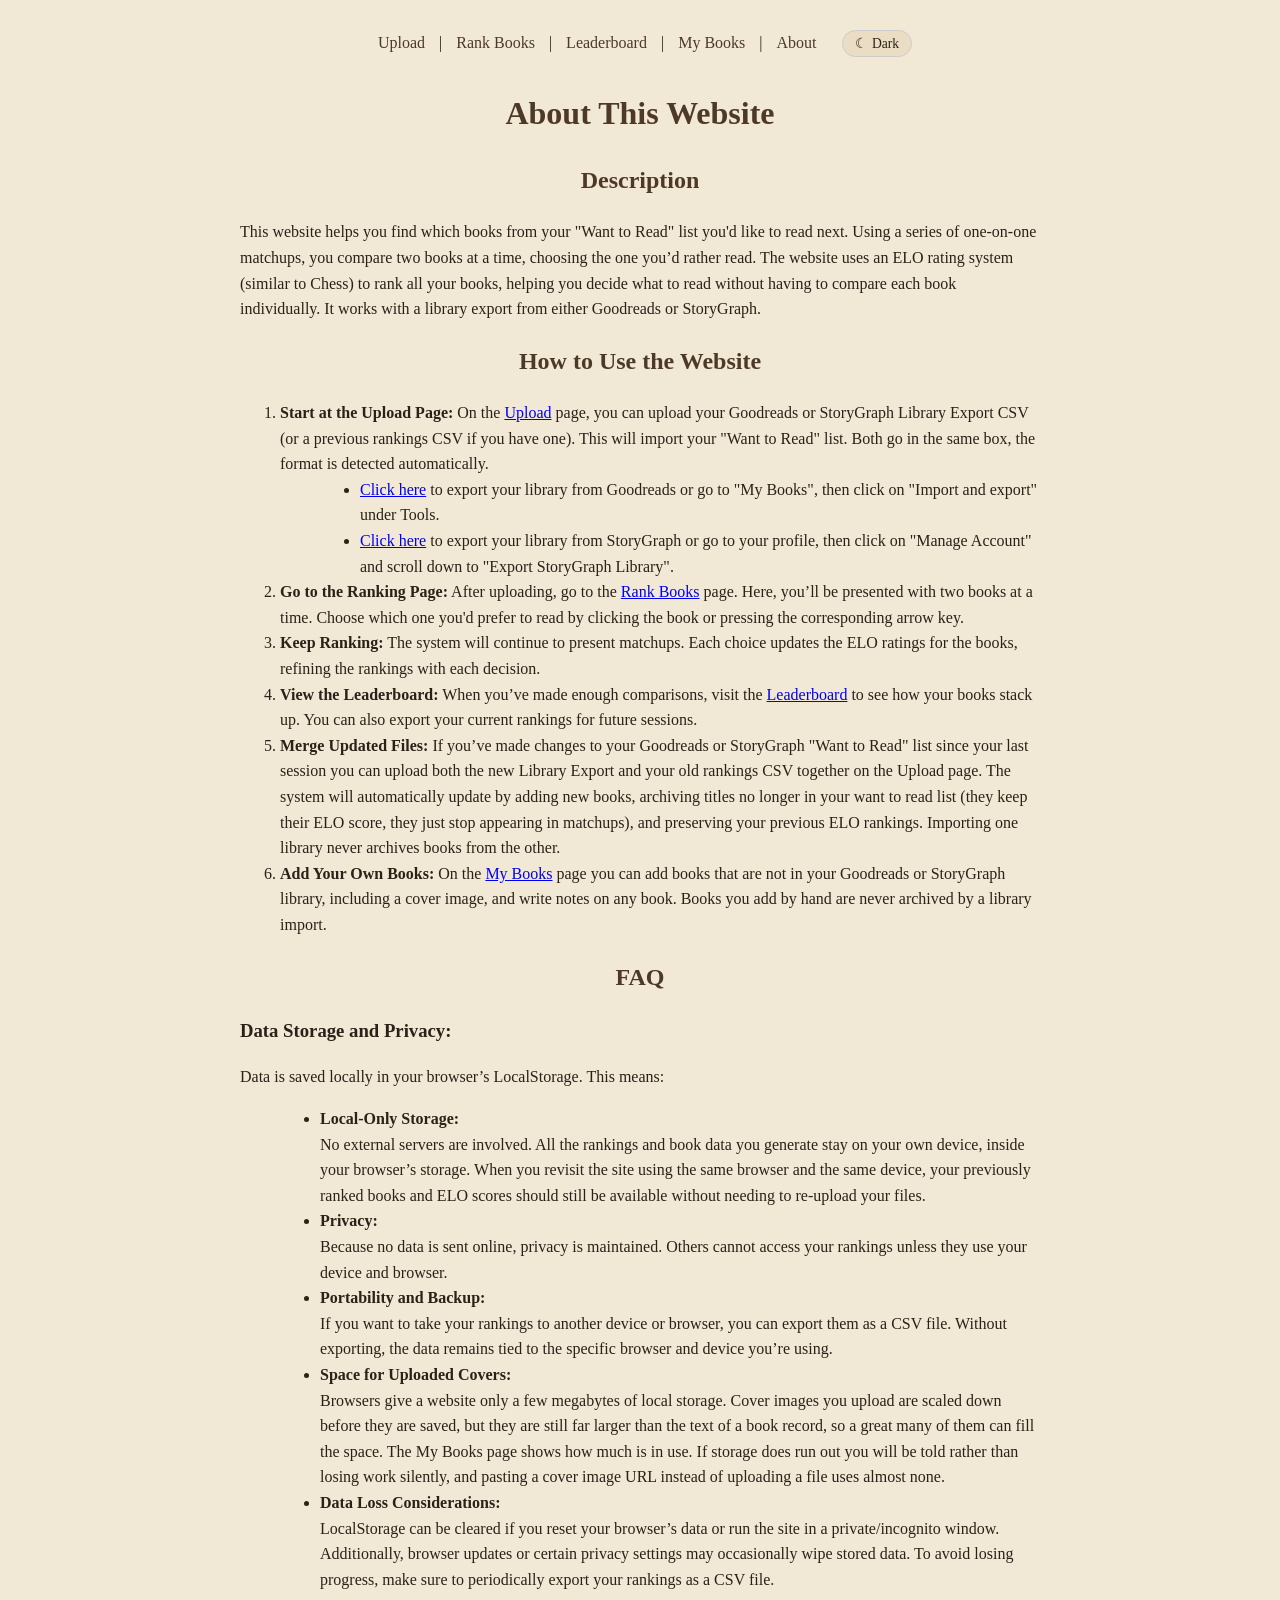
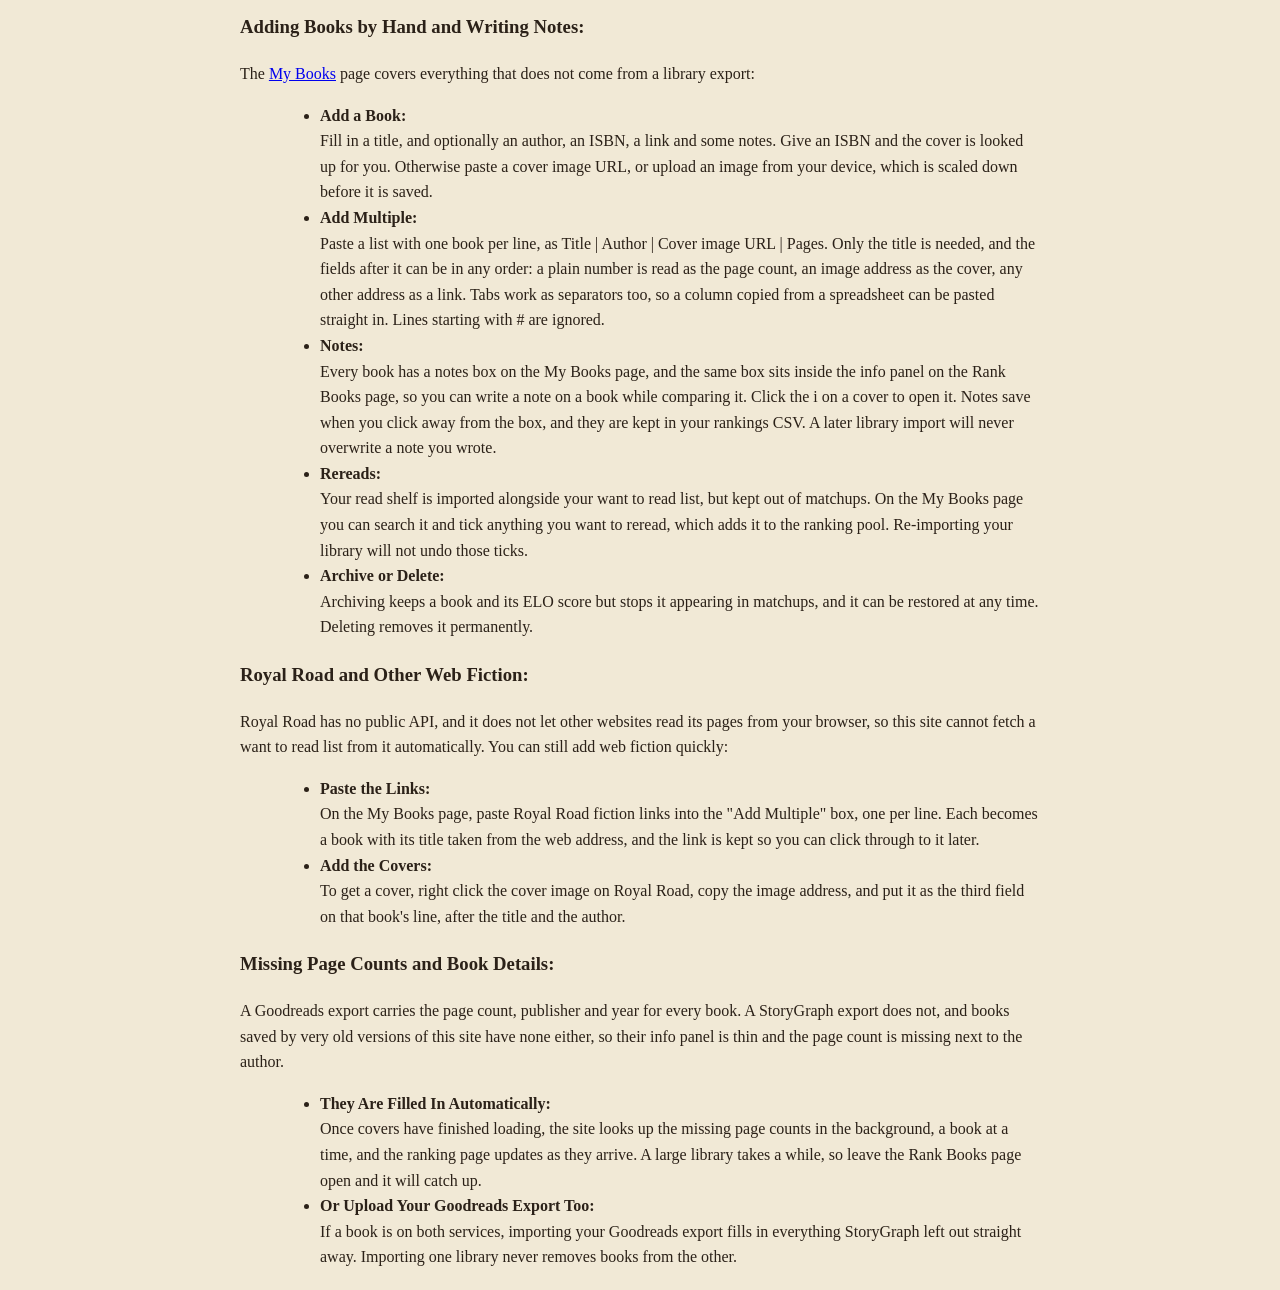
<file: about.html>
<!DOCTYPE html>
<html lang="en">

<head>
    <meta charset="UTF-8">
    <meta name="viewport" content="width=device-width, initial-scale=1.0">
    <title>To-Read ELO Ranker - About</title>
    <link rel="stylesheet" href="css/styles.css">
    <!-- Applies the saved theme before first paint, so there is no flash -->
    <script src="js/theme.js"></script>
    <style>
        body {
            max-width: 800px;
            line-height: 1.6;
        }

        h1,
        h2 {
            text-align: center;
        }

        section {
            margin-bottom: 20px;
        }

        ul {
            list-style-type: disc;
            margin-left: 40px;
        }
    </style>
</head>

<body>
    <nav style="text-align:center;">
        <a href="index.html">Upload</a> |
        <a href="ranking.html">Rank Books</a> |
        <a href="leaderboard.html">Leaderboard</a> |
        <a href="books.html">My Books</a> |
        <a href="about.html">About</a>
        <button type="button" class="theme-toggle">☾ Dark</button>
    </nav>

    <h1>About This Website</h1>

    <section>
        <h2>Description</h2>
        <p>
            This website helps you find which books from your "Want to Read" list you'd like to read next.
            Using a series of one-on-one matchups, you compare two books at a time, choosing the one you’d rather read.
            The website uses an ELO rating system (similar to Chess) to rank all your books, helping you decide what to
            read without having to compare each book individually.
            It works with a library export from either Goodreads or StoryGraph.
        </p>
    </section>

    <section>
        <h2>How to Use the Website</h2>
        <ol>
            <li><strong>Start at the Upload Page:</strong> On the <a href="index.html">Upload</a> page,
                you can upload your Goodreads or StoryGraph Library Export CSV (or a previous rankings CSV if you
                have one). This will import your "Want to Read" list. Both go in the same box, the format is detected
                automatically.
                <ul>
                    <li><a href="https://www.goodreads.com/review/import">Click here</a> to export your library from
                        Goodreads or go to "My Books", then click on "Import and export" under Tools.</li>
                    <li><a href="https://app.thestorygraph.com/user-export">Click here</a> to export your library from
                        StoryGraph or go to your profile, then click on "Manage Account" and scroll down to "Export
                        StoryGraph Library".</li>
                </ul>
            </li>
            <li><strong>Go to the Ranking Page:</strong> After uploading, go to the <a href="ranking.html">Rank
                    Books</a> page.
                Here, you’ll be presented with two books at a time. Choose which one you'd prefer to read by clicking
                the book or
                pressing the corresponding arrow key.</li>
            <li><strong>Keep Ranking:</strong> The system will continue to present matchups. Each choice updates the ELO
                ratings
                for the books, refining the rankings with each decision.</li>
            <li><strong>View the Leaderboard:</strong> When you’ve made enough comparisons, visit the <a
                    href="leaderboard.html">Leaderboard</a>
                to see how your books stack up. You can also export your current rankings for future sessions.</li>
            <li><strong>Merge Updated Files:</strong> If you’ve made changes to your Goodreads or StoryGraph "Want to
                Read" list since your last session you can
                upload both the new Library Export and your old rankings CSV together on the Upload page.
                The system will automatically update by adding new books, archiving titles no longer in your want to read
                list (they keep their ELO score, they just stop appearing in matchups), and preserving your previous ELO
                rankings. Importing one library never archives books from the other.</li>
            <li><strong>Add Your Own Books:</strong> On the <a href="books.html">My Books</a> page you can add books
                that are not in your Goodreads or StoryGraph library, including a cover image, and write notes on any
                book. Books you add by hand are never archived by a library import.</li>
        </ol>
    </section>

    <section>
        <h2>FAQ</h2>
        <section id="faq-storage-privacy">
            <h3>Data Storage and Privacy:</h3>
            <p>
                Data is saved locally in your browser’s LocalStorage. This means:
            </p>
            <ul>
                <li><strong>Local-Only Storage:</strong><br>
                    No external servers are involved. All the rankings and book data you generate stay on your own
                    device, inside your browser’s storage.
                    When you revisit the site using the same browser and the same device, your previously ranked books
                    and ELO scores should still be
                    available without needing to re-upload your files.
                </li>
                <li><strong>Privacy:</strong><br>
                    Because no data is sent online, privacy is maintained. Others cannot access your rankings unless
                    they use your device and browser.
                </li>
                <li><strong>Portability and Backup:</strong><br>
                    If you want to take your rankings to another device or browser, you can export them as a CSV file.
                    Without exporting, the data remains
                    tied to the specific browser and device you’re using.
                </li>
                <li><strong>Space for Uploaded Covers:</strong><br>
                    Browsers give a website only a few megabytes of local storage. Cover images you upload are scaled
                    down before they are saved, but they are still far larger than the text of a book record, so a great
                    many of them can fill the space. The My Books page shows how much is in use. If storage does run
                    out you will be told rather than losing work silently, and pasting a cover image URL instead of
                    uploading a file uses almost none.
                </li>
                <li><strong>Data Loss Considerations:</strong><br>
                    LocalStorage can be cleared if you reset your browser’s data or run the site in a private/incognito
                    window. Additionally, browser updates
                    or certain privacy settings may occasionally wipe stored data. To avoid losing progress, make sure
                    to periodically export your rankings
                    as a CSV file.
                </li>
            </ul>
        </section>

        <section id="faq-my-books">
            <h3>Adding Books by Hand and Writing Notes:</h3>
            <p>
                The <a href="books.html">My Books</a> page covers everything that does not come from a library export:
            </p>
            <ul>
                <li><strong>Add a Book:</strong><br>
                    Fill in a title, and optionally an author, an ISBN, a link and some notes. Give an ISBN and the
                    cover is looked up for you. Otherwise paste a cover image URL, or upload an image from your device,
                    which is scaled down before it is saved.
                </li>
                <li><strong>Add Multiple:</strong><br>
                    Paste a list with one book per line, as Title | Author | Cover image URL | Pages. Only the title is
                    needed, and the fields after it can be in any order: a plain number is read as the page count, an
                    image address as the cover, any other address as a link. Tabs work as separators too, so a column
                    copied from a spreadsheet can be pasted straight in. Lines starting with # are ignored.
                </li>
                <li><strong>Notes:</strong><br>
                    Every book has a notes box on the My Books page, and the same box sits inside the info panel on the
                    Rank Books page, so you can write a note on a book while comparing it. Click the i on a cover to
                    open it. Notes save when you click away from the box, and they are kept in your rankings CSV. A
                    later library import will never overwrite a note you wrote.
                </li>
                <li><strong>Rereads:</strong><br>
                    Your read shelf is imported alongside your want to read list, but kept out of matchups. On the My
                    Books page you can search it and tick anything you want to reread, which adds it to the
                    ranking pool. Re-importing your library will not undo those ticks.
                </li>
                <li><strong>Archive or Delete:</strong><br>
                    Archiving keeps a book and its ELO score but stops it appearing in matchups, and it can be restored
                    at any time. Deleting removes it permanently.
                </li>
            </ul>
        </section>

        <section id="faq-royal-road">
            <h3>Royal Road and Other Web Fiction:</h3>
            <p>
                Royal Road has no public API, and it does not let other websites read its pages from your browser, so
                this site cannot fetch a want to read list from it automatically. You can still add web fiction quickly:
            </p>
            <ul>
                <li><strong>Paste the Links:</strong><br>
                    On the My Books page, paste Royal Road fiction links into the "Add Multiple" box, one per line.
                    Each becomes a book with its title taken from the web address, and the link is kept so you can click
                    through to it later.
                </li>
                <li><strong>Add the Covers:</strong><br>
                    To get a cover, right click the cover image on Royal Road, copy the image address, and put it as the
                    third field on that book's line, after the title and the author.
                </li>
            </ul>
        </section>

        <section id="faq-missing-details">
            <h3>Missing Page Counts and Book Details:</h3>
            <p>
                A Goodreads export carries the page count, publisher and year for every book. A StoryGraph export does
                not, and books saved by very old versions of this site have none either, so their info panel is thin and
                the page count is missing next to the author.
            </p>
            <ul>
                <li><strong>They Are Filled In Automatically:</strong><br>
                    Once covers have finished loading, the site looks up the missing page counts in the background, a
                    book at a time, and the ranking page updates as they arrive. A large library takes a while, so
                    leave the Rank Books page open and it will catch up.
                </li>
                <li><strong>Or Upload Your Goodreads Export Too:</strong><br>
                    If a book is on both services, importing your Goodreads export fills in everything StoryGraph left
                    out straight away. Importing one library never removes books from the other.
                </li>
            </ul>
        </section>

    </section>
</body>

</html>
</file>
<file: css/styles.css>
/* To-Read ELO Ranker
   Every colour in the site is a token, so the dark theme is a swap of this
   one block. Light is the default; js/theme.js stamps data-theme="dark" on
   <html> before first paint. */

:root {
    --bg: #f1e9d6;
    --text: #2b2118;
    --heading: #4e3927;
    --muted: #664b33;
    --muted-soft: #666666;
    --link: #4e3927;
    --surface: #ebddc3;
    --border: #cccccc;

    --accent: #567749;
    --accent-hover: #3d6d3d;
    --accent-2: #6a9156;
    --accent-text: #ffffff;

    --btn-alt: #8b7150;
    --btn-alt-hover: #74614b;

    --highlight: #9fc48f;
    --track: #e0d8c8;

    --popup-bg: #ffffff;
    --popup-border: #c0b090;
    --popup-rule: #eeeeee;
    --popup-text: #333333;
    --popup-link-bg: #f4f1ea;
    --popup-link-bg-hover: #e9e4d8;
    --info-btn-bg: rgba(255, 255, 255, 0.9);
    --info-btn-bg-hover: #ffffff;

    --download: #4CAF50;
    --danger: #ff4444;
    --danger-text: #ffffff;

    --status-neutral: #333333;
    --status-ok: #1c7a1c;
    --status-error: #b32020;

    --switch-knob: #ffffff;
    --switch-off: #cccccc;
}

[data-theme="dark"] {
    --bg: #211a14;
    --text: #ece2d0;
    --heading: #e6d2ae;
    --muted: #c3a883;
    --muted-soft: #a5937b;
    --link: #e6d2ae;
    --surface: #362b21;
    --border: #4b3d2e;

    --accent: #6b9c5c;
    --accent-hover: #7cb06b;
    --accent-2: #8ab878;
    --accent-text: #10160e;

    --btn-alt: #7a6349;
    --btn-alt-hover: #90775a;

    --highlight: #46703a;
    --track: #3a2e23;

    --popup-bg: #2c231b;
    --popup-border: #5a4835;
    --popup-rule: #4b3d2e;
    --popup-text: #ece2d0;
    --popup-link-bg: #362b21;
    --popup-link-bg-hover: #43362a;
    --info-btn-bg: rgba(54, 43, 33, 0.92);
    --info-btn-bg-hover: #43362a;

    --download: #4f8f4a;
    --danger: #c4544f;
    --danger-text: #f7eeee;

    --status-neutral: #ece2d0;
    --status-ok: #7cc47c;
    --status-error: #e08b8b;

    --switch-knob: #ece2d0;
    --switch-off: #5a4835;
}

/* Native controls, scrollbars and form widgets follow the theme too. */
:root {
    color-scheme: light;
}

[data-theme="dark"] {
    color-scheme: dark;
}

body {
    font-family: Georgia, serif;
    max-width: 1000px;
    margin: 20px auto;
    padding: 0 20px;
    line-height: 1.5;
    background-color: var(--bg);
    color: var(--text);
}

h1,
h2 {
    text-align: center;
    color: var(--heading);
}

/* Was an inline style on the tagline of the upload and ranking pages. */
.page-subtitle {
    text-align: center;
    color: var(--muted);
}

button {
    cursor: pointer;
    padding: 5px 10px;
}

nav {
    text-align: center;
    margin-bottom: 20px;
    padding: 10px 0;
    position: relative;
    z-index: 100;
}

nav a {
    margin: 0 10px;
    text-decoration: none;
    color: var(--link);
}

nav a:hover {
    text-decoration: underline;
}

.theme-toggle {
    margin-left: 12px;
    padding: 4px 12px;
    font-family: inherit;
    font-size: 0.85em;
    color: var(--text);
    background-color: var(--surface);
    border: 1px solid var(--border);
    border-radius: 999px;
    cursor: pointer;
}

.theme-toggle:hover {
    background-color: var(--track);
}

/* ------------------------------------------------------------ upload page */

.field-hint {
    margin: 2px 0 0 0;
    color: var(--muted);
    font-size: 0.9em;
}

#status-message {
    margin-top: 15px;
    font-weight: bold;
    min-height: 24px;
    color: var(--status-neutral);
}

#status-message.is-ok {
    color: var(--status-ok);
}

#status-message.is-error {
    color: var(--status-error);
}

.btn-danger {
    background-color: var(--danger);
    color: var(--danger-text);
    padding: 8px 16px;
    border: none;
    border-radius: 4px;
}

/* ------------------------------------------------------------- responsive */

@media (max-width: 760px) {
    body {
        margin: 12px auto;
        padding: 0 14px;
    }

    h1 {
        font-size: 1.6em;
    }

    nav {
        padding: 6px 0;
    }

    nav a {
        display: inline-block;
        margin: 4px 6px;
    }

    .theme-toggle {
        margin-left: 6px;
    }
}
</file>
